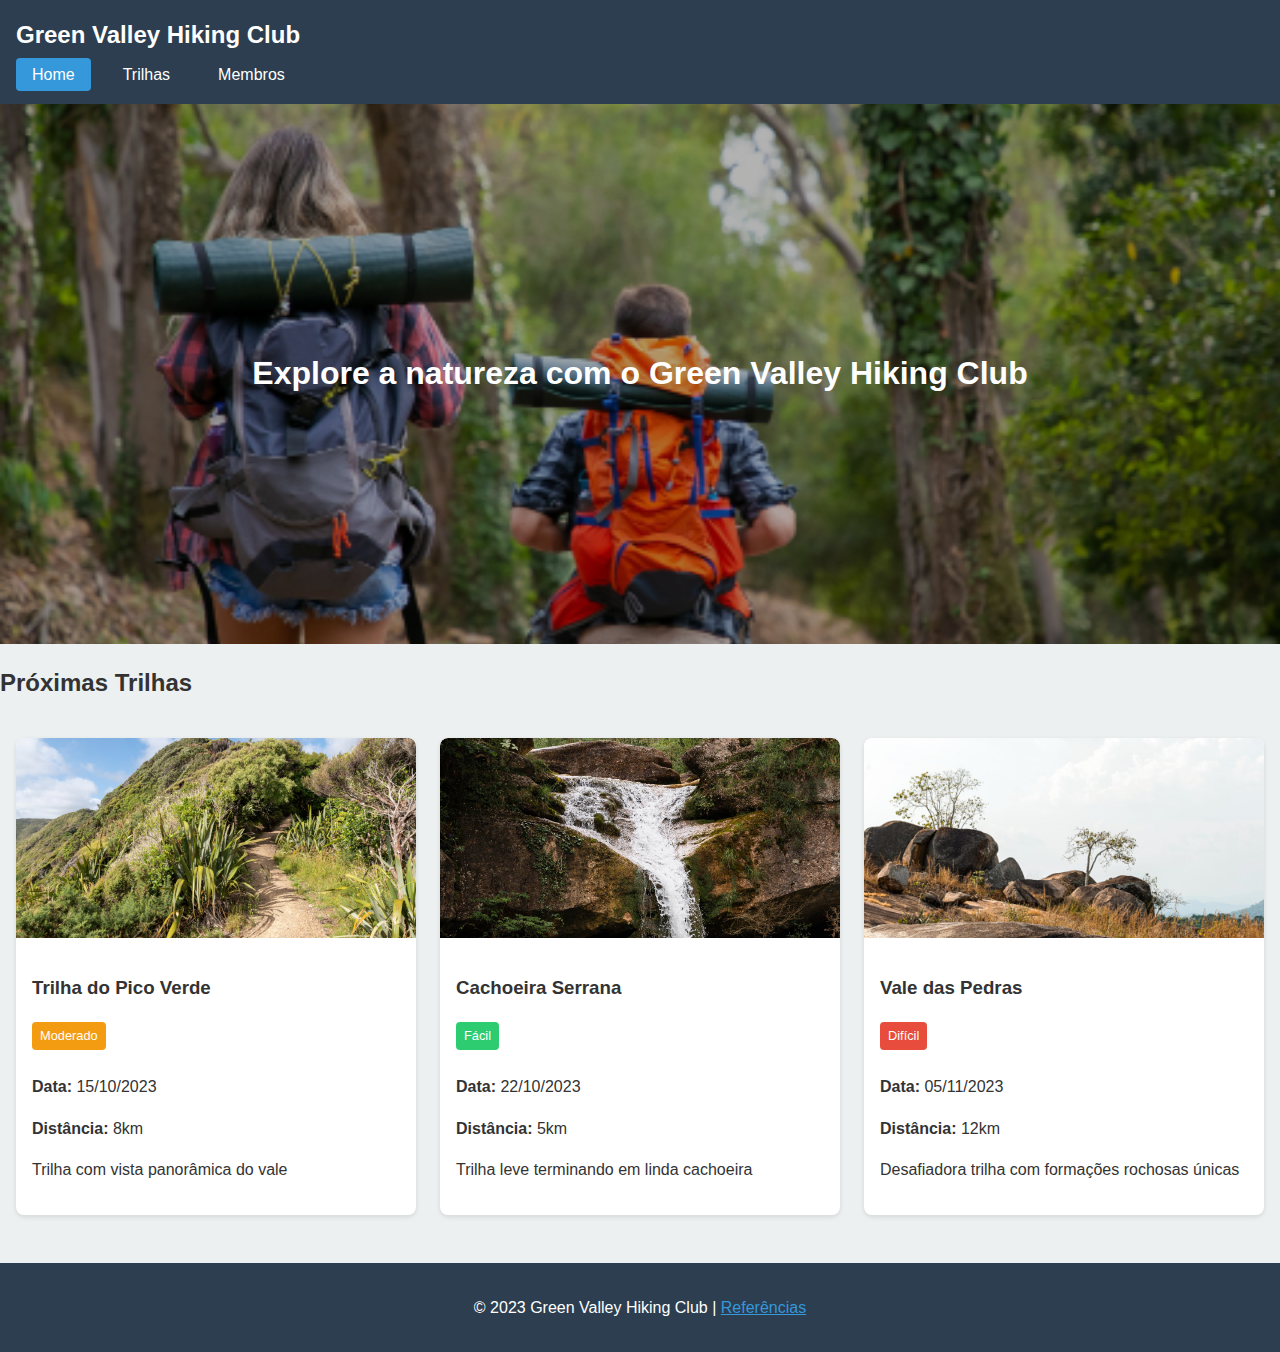
<file: index.html>
<!DOCTYPE html>
<html lang="pt-BR">
<head>
    <meta charset="UTF-8">
    <meta name="viewport" content="width=device-width, initial-scale=1.0">
    <meta name="description" content="Green Valley Hiking Club - Explore trilhas sustentáveis">
    <title>Green Valley Hiking Club | Home</title>
    <link rel="stylesheet" href="styles/styles.css">
</head>
<body>
    <header>
        <nav>
            <div class="logo">Green Valley Hiking Club</div>
            <ul class="nav-links">
                <li><a href="index.html" class="active">Home</a></li>
                <li><a href="trails.html">Trilhas</a></li>
                <li><a href="membership.html">Membros</a></li>
            </ul>
            <div class="burger-menu">☰</div>
        </nav>
    </header>

    <main>
        <section class="hero">
            <img src="images/hiking-trail.jpg" alt="Trilha na natureza" loading="lazy">
            <h1>Explore a natureza com o Green Valley Hiking Club</h1>
        </section>

        <section class="upcoming-hikes">
            <h2>Próximas Trilhas</h2>
            <div class="hike-cards" id="hikeCards">
                <!-- Preenchido via JavaScript -->
            </div>
        </section>
    </main>

    <footer>
        <p>&copy; 2023 Green Valley Hiking Club | <a href="references.html">Referências</a></p>
    </footer>

    <script src="scripts/main.js" defer></script>
</body>
</html>
</file>
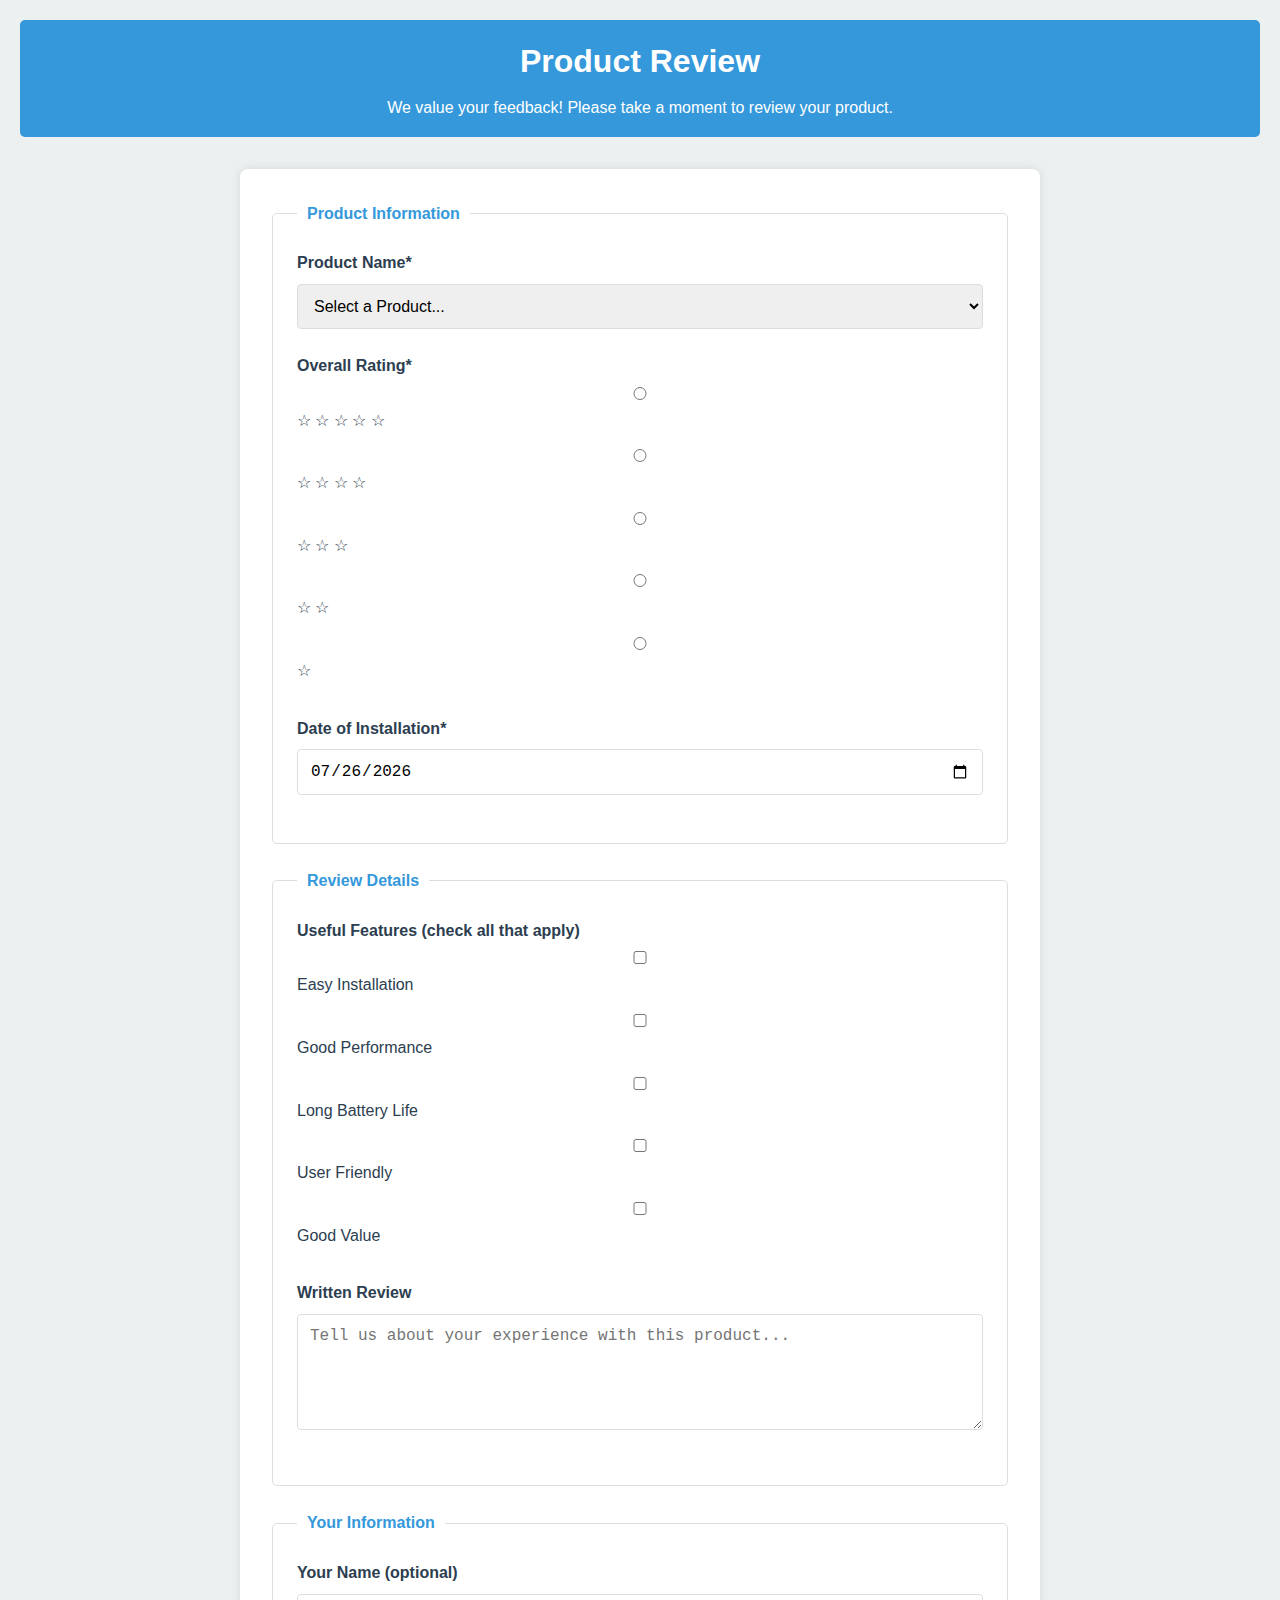
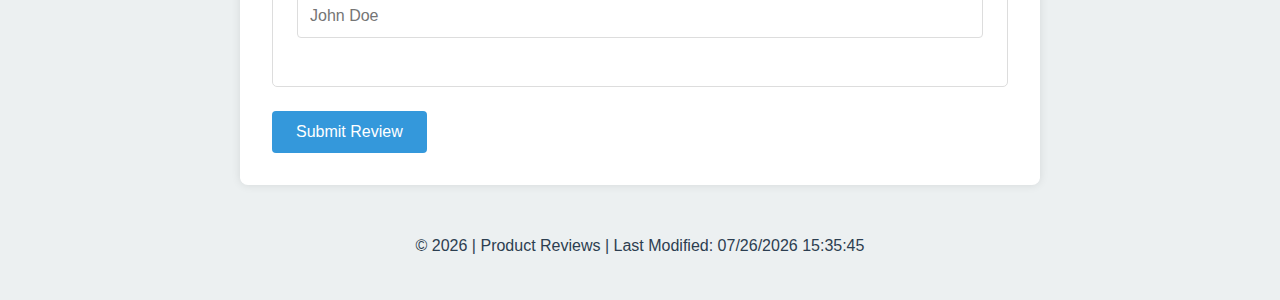
<file: form.html>
<!DOCTYPE html>
<html lang="en">
<head>
    <meta charset="UTF-8">
    <meta name="viewport" content="width=device-width, initial-scale=1.0">
    <title>Product Review Form</title>
    <link rel="stylesheet" href="styles/forms.css">
</head>
<body>
    <header>
        <h1>Product Review</h1>
        <p>We value your feedback! Please take a moment to review your product.</p>
    </header>

    <main>
        <form id="reviewForm" method="get" action="review.html">
            <fieldset>
                <legend>Product Information</legend>
                
                <div class="form-group">
                    <label for="productName">Product Name*</label>
                    <select id="productName" name="productName" required>
                        <option value="" disabled selected>Select a Product...</option>
                       
                    </select>
                </div>
                
                <div class="form-group">
                    <label>Overall Rating*</label>
                    <div class="rating-container">
                        <input type="radio" id="rating5" name="rating" value="5" required>
                        <label for="rating5">☆ ☆ ☆ ☆ ☆</label>
                        
                        <input type="radio" id="rating4" name="rating" value="4">
                        <label for="rating4">☆ ☆ ☆ ☆</label>
                        
                        <input type="radio" id="rating3" name="rating" value="3">
                        <label for="rating3">☆ ☆ ☆</label>
                        
                        <input type="radio" id="rating2" name="rating" value="2">
                        <label for="rating2">☆ ☆</label>
                        
                        <input type="radio" id="rating1" name="rating" value="1">
                        <label for="rating1">☆</label>
                    </div>
                </div>
                
                <div class="form-group">
                    <label for="installDate">Date of Installation*</label>
                    <input type="date" id="installDate" name="installDate" required>
                </div>
            </fieldset>

            <fieldset>
                <legend>Review Details</legend>
                
                <div class="form-group">
                    <label>Useful Features (check all that apply)</label>
                    <div class="checkbox-group">
                        <input type="checkbox" id="feature1" name="features" value="Easy Installation">
                        <label for="feature1">Easy Installation</label>
                        
                        <input type="checkbox" id="feature2" name="features" value="Good Performance">
                        <label for="feature2">Good Performance</label>
                        
                        <input type="checkbox" id="feature3" name="features" value="Long Battery Life">
                        <label for="feature3">Long Battery Life</label>
                        
                        <input type="checkbox" id="feature4" name="features" value="User Friendly">
                        <label for="feature4">User Friendly</label>
                        
                        <input type="checkbox" id="feature5" name="features" value="Good Value">
                        <label for="feature5">Good Value</label>
                    </div>
                </div>
                
                <div class="form-group">
                    <label for="writtenReview">Written Review</label>
                    <textarea id="writtenReview" name="writtenReview" rows="5" placeholder="Tell us about your experience with this product..."></textarea>
                </div>
            </fieldset>

            <fieldset>
                <legend>Your Information</legend>
                <div class="form-group">
                    <label for="userName">Your Name (optional)</label>
                    <input type="text" id="userName" name="userName" placeholder="John Doe">
                </div>
            </fieldset>

            <div class="form-actions">
                <input type="submit" value="Submit Review">
            </div>
        </form>
    </main>

    <footer>
        <p>&copy; <span id="currentYear"></span> | Product Reviews | Last Modified: <span id="lastModified"></span></p>
    </footer>

    <script src="scripts/forms.js"></script>
    <script>
        // Common footer content
        document.getElementById('currentYear').textContent = new Date().getFullYear();
        document.getElementById('lastModified').textContent = document.lastModified;
    </script>
</body>
</html>
</file>
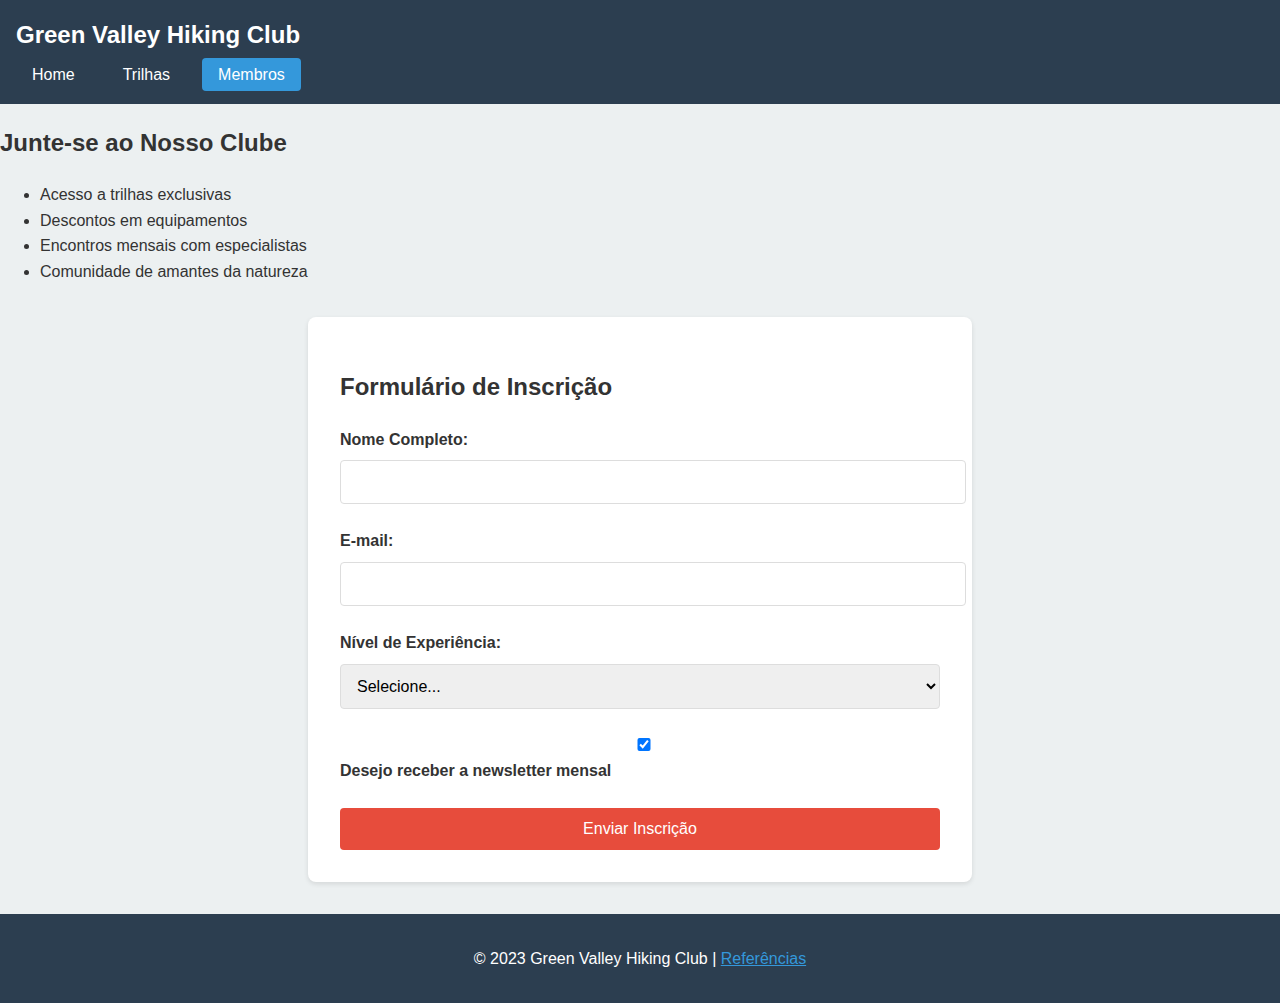
<file: membership.html>
<!DOCTYPE html>
<html lang="pt-BR">
<head>
    <meta charset="UTF-8">
    <meta name="viewport" content="width=device-width, initial-scale=1.0">
    <title>Green Valley Hiking Club | Membros</title>
    <link rel="stylesheet" href="styles/styles.css">
</head>
<body>
    <header>
        <nav>
            <div class="logo">Green Valley Hiking Club</div>
            <ul class="nav-links">
                <li><a href="index.html">Home</a></li>
                <li><a href="trails.html">Trilhas</a></li>
                <li><a href="membership.html" class="active">Membros</a></li>
            </ul>
            <div class="burger-menu">☰</div>
        </nav>
    </header>

    <main>
        <section class="membership-benefits">
            <h2>Junte-se ao Nosso Clube</h2>
            <ul>
                <li>Acesso a trilhas exclusivas</li>
                <li>Descontos em equipamentos</li>
                <li>Encontros mensais com especialistas</li>
                <li>Comunidade de amantes da natureza</li>
            </ul>
        </section>

        <section class="membership-form">
            <h2>Formulário de Inscrição</h2>
            <form id="membershipForm">
                <div class="form-group">
                    <label for="name">Nome Completo:</label>
                    <input type="text" id="name" name="name" required>
                </div>
                
                <div class="form-group">
                    <label for="email">E-mail:</label>
                    <input type="email" id="email" name="email" required>
                </div>
                
                <div class="form-group">
                    <label for="level">Nível de Experiência:</label>
                    <select id="level" name="level" required>
                        <option value="">Selecione...</option>
                        <option value="beginner">Iniciante</option>
                        <option value="intermediate">Intermediário</option>
                        <option value="advanced">Avançado</option>
                    </select>
                </div>
                
                <div class="form-group">
                    <label>
                        <input type="checkbox" name="newsletter" checked>
                        Desejo receber a newsletter mensal
                    </label>
                </div>
                
                <button type="submit">Enviar Inscrição</button>
            </form>
            
            <div id="confirmationMessage" class="hidden">
                <p>Obrigado por se inscrever! Um e-mail de confirmação foi enviado.</p>
            </div>
        </section>
    </main>

    <footer>
        <p>&copy; 2023 Green Valley Hiking Club | <a href="references.html">Referências</a></p>
    </footer>

    <script src="scripts/main.js" defer></script>
</body>
</html>
</file>
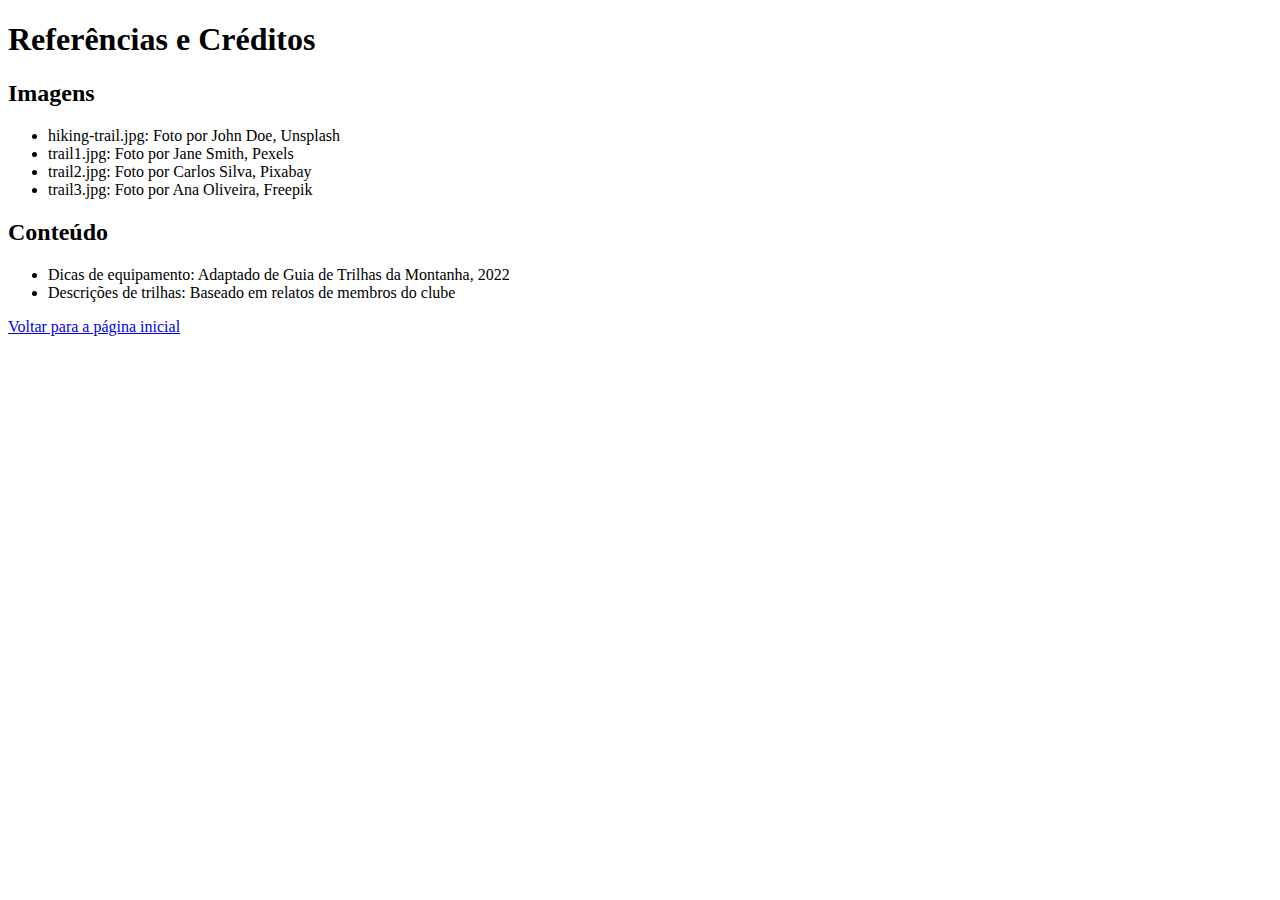
<file: references.html>
<!DOCTYPE html>
<html lang="pt-BR">
<head>
    <meta charset="UTF-8">
    <title>Referências - Green Valley Hiking Club</title>
</head>
<body>
    <h1>Referências e Créditos</h1>
    
    <h2>Imagens</h2>
    <ul>
        <li>hiking-trail.jpg: Foto por John Doe, Unsplash</li>
        <li>trail1.jpg: Foto por Jane Smith, Pexels</li>
        <li>trail2.jpg: Foto por Carlos Silva, Pixabay</li>
        <li>trail3.jpg: Foto por Ana Oliveira, Freepik</li>
    </ul>
    
    <h2>Conteúdo</h2>
    <ul>
        <li>Dicas de equipamento: Adaptado de Guia de Trilhas da Montanha, 2022</li>
        <li>Descrições de trilhas: Baseado em relatos de membros do clube</li>
    </ul>
    
    <p><a href="index.html">Voltar para a página inicial</a></p>
</body>
</html>
</file>
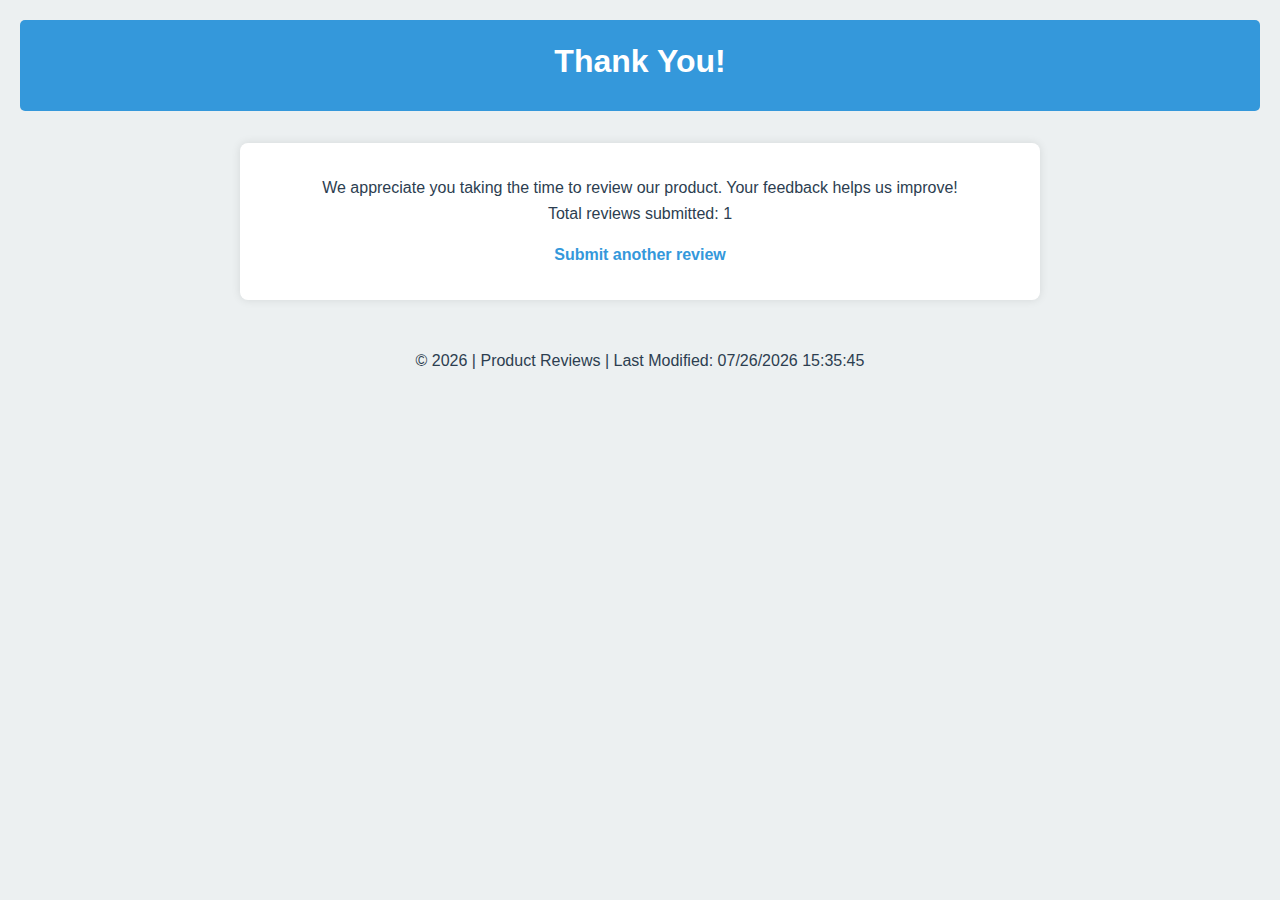
<file: review.html>
<!DOCTYPE html>
<html lang="en">
<head>
    <meta charset="UTF-8">
    <meta name="viewport" content="width=device-width, initial-scale=1.0">
    <title>Thank You for Your Review</title>
    <link rel="stylesheet" href="styles/forms.css">
</head>
<body>
    <header>
        <h1>Thank You!</h1>
    </header>

    <main>
        <div class="confirmation">
            <p>We appreciate you taking the time to review our product. Your feedback helps us improve!</p>
            <p>Total reviews submitted: <span id="reviewCounter">0</span></p>
            <a href="form.html">Submit another review</a>
        </div>
    </main>

    <footer>
        <p>&copy; <span id="currentYear"></span> | Product Reviews | Last Modified: <span id="lastModified"></span></p>
    </footer>

    <script src="scripts/review.js"></script>
    <script>
        // Common footer content
        document.getElementById('currentYear').textContent = new Date().getFullYear();
        document.getElementById('lastModified').textContent = document.lastModified;
    </script>
</body>
</html>
</file>
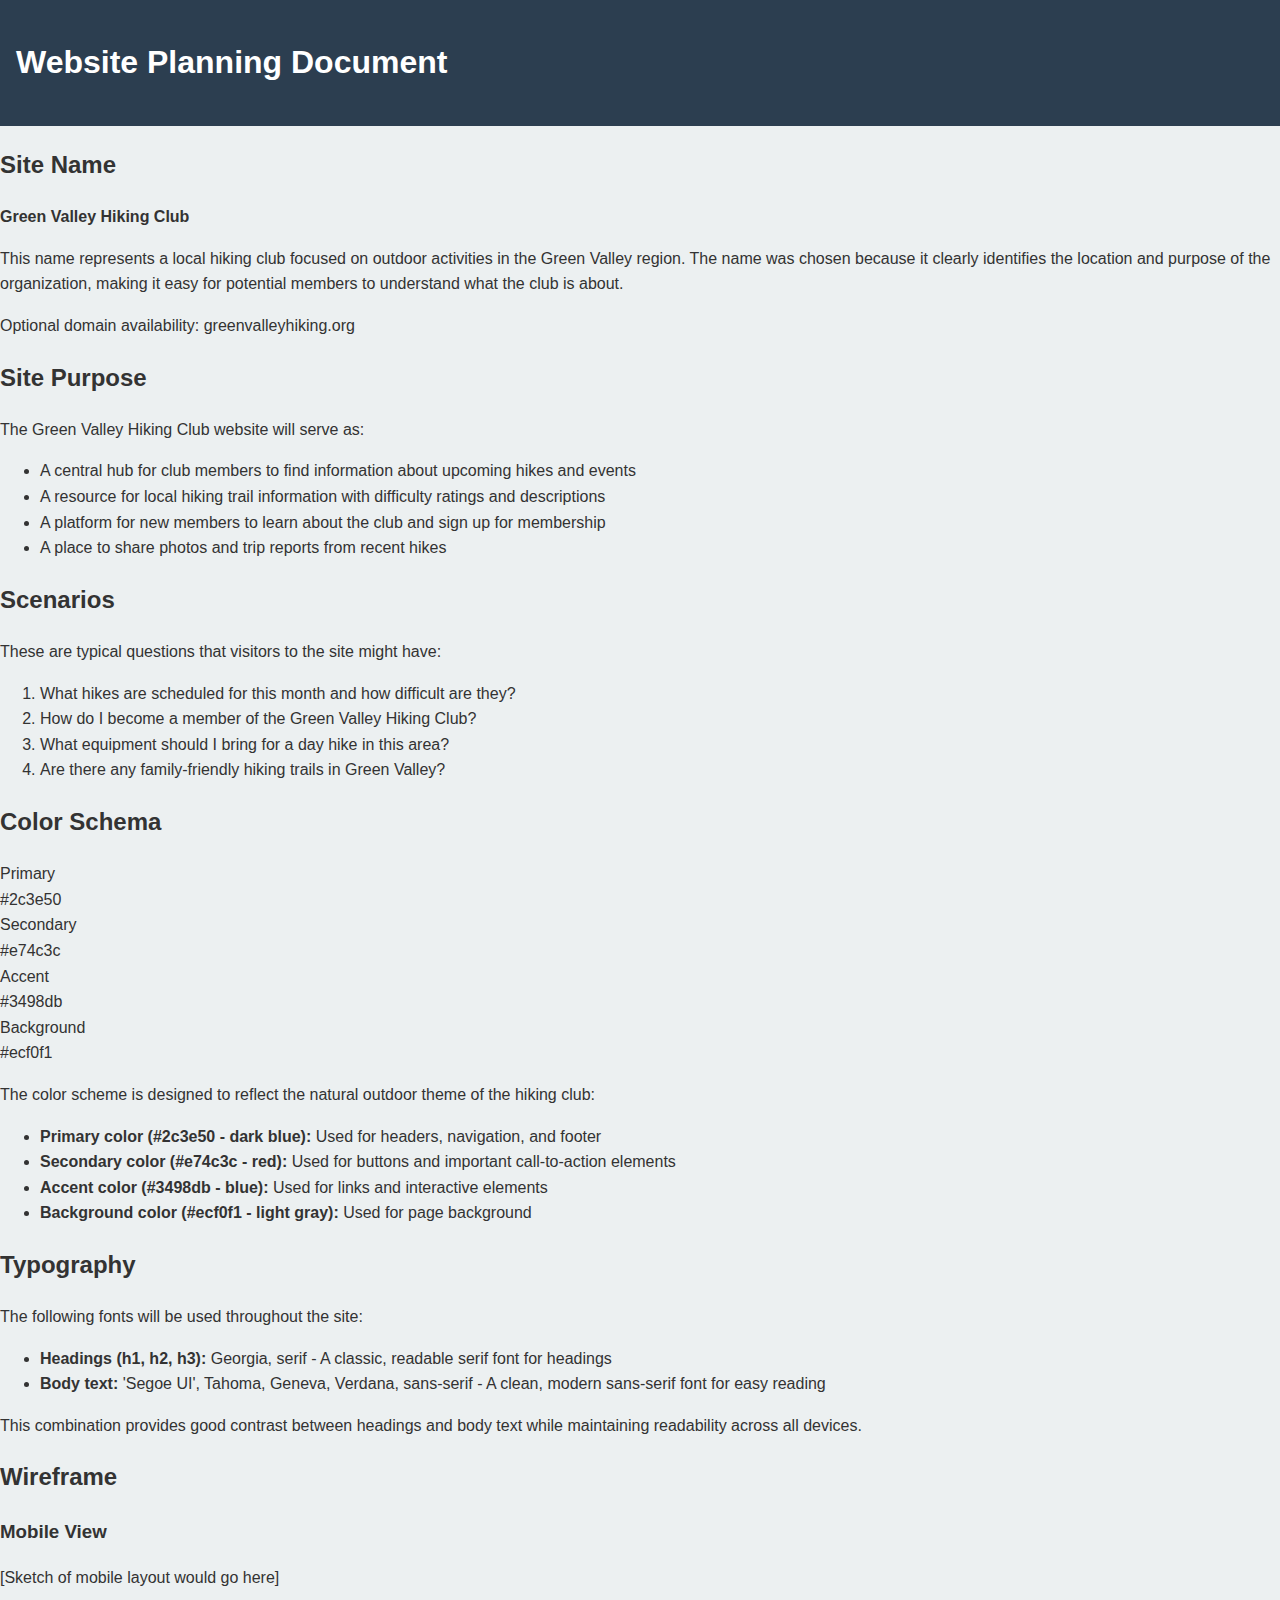
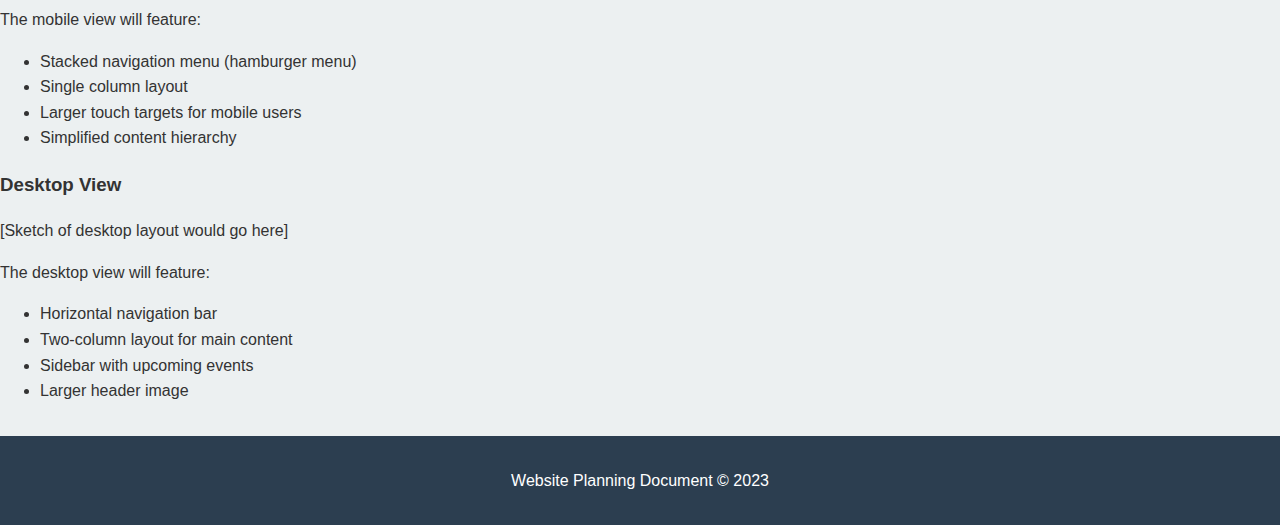
<file: siteplan.html>
<!DOCTYPE html>
<html lang="en">
<head>
    <meta charset="UTF-8">
    <meta name="viewport" content="width=device-width, initial-scale=1.0">
    <title>Website Planning Document</title>
    <link rel="stylesheet" href="styles/styles.css">
</head>
<body>
    <header>
        <h1>Website Planning Document</h1>
    </header>
    
    <section id="site-name">
        <h2>Site Name</h2>
        <p><strong>Green Valley Hiking Club</strong></p>
        <p>This name represents a local hiking club focused on outdoor activities in the Green Valley region. The name was chosen because it clearly identifies the location and purpose of the organization, making it easy for potential members to understand what the club is about.</p>
        <p>Optional domain availability: greenvalleyhiking.org</p>
    </section>
    
    <section id="site-purpose">
        <h2>Site Purpose</h2>
        <p>The Green Valley Hiking Club website will serve as:</p>
        <ul>
            <li>A central hub for club members to find information about upcoming hikes and events</li>
            <li>A resource for local hiking trail information with difficulty ratings and descriptions</li>
            <li>A platform for new members to learn about the club and sign up for membership</li>
            <li>A place to share photos and trip reports from recent hikes</li>
        </ul>
    </section>
    
    <section id="scenarios">
        <h2>Scenarios</h2>
        <p>These are typical questions that visitors to the site might have:</p>
        <ol>
            <li>What hikes are scheduled for this month and how difficult are they?</li>
            <li>How do I become a member of the Green Valley Hiking Club?</li>
            <li>What equipment should I bring for a day hike in this area?</li>
            <li>Are there any family-friendly hiking trails in Green Valley?</li>
        </ol>
    </section>
    
    <section id="color-schema">
        <h2>Color Schema</h2>
        <div class="color-schema">
            <div class="color-box primary">Primary<br>#2c3e50</div>
            <div class="color-box secondary">Secondary<br>#e74c3c</div>
            <div class="color-box accent">Accent<br>#3498db</div>
            <div class="color-box background">Background<br>#ecf0f1</div>
        </div>
        <p>The color scheme is designed to reflect the natural outdoor theme of the hiking club:</p>
        <ul>
            <li><strong>Primary color (#2c3e50 - dark blue):</strong> Used for headers, navigation, and footer</li>
            <li><strong>Secondary color (#e74c3c - red):</strong> Used for buttons and important call-to-action elements</li>
            <li><strong>Accent color (#3498db - blue):</strong> Used for links and interactive elements</li>
            <li><strong>Background color (#ecf0f1 - light gray):</strong> Used for page background</li>
        </ul>
    </section>
    
    <section id="typography">
        <h2>Typography</h2>
        <p>The following fonts will be used throughout the site:</p>
        <ul>
            <li><strong>Headings (h1, h2, h3):</strong> Georgia, serif - A classic, readable serif font for headings</li>
            <li><strong>Body text:</strong> 'Segoe UI', Tahoma, Geneva, Verdana, sans-serif - A clean, modern sans-serif font for easy reading</li>
        </ul>
        <p>This combination provides good contrast between headings and body text while maintaining readability across all devices.</p>
    </section>
    
    <section id="wireframe">
        <h2>Wireframe</h2>
        <div class="wireframe-grid">
            <div class="wireframe">
                <h3>Mobile View</h3>
                <p>[Sketch of mobile layout would go here]</p>
                <p>The mobile view will feature:</p>
                <ul>
                    <li>Stacked navigation menu (hamburger menu)</li>
                    <li>Single column layout</li>
                    <li>Larger touch targets for mobile users</li>
                    <li>Simplified content hierarchy</li>
                </ul>
            </div>
            <div class="wireframe">
                <h3>Desktop View</h3>
                <p>[Sketch of desktop layout would go here]</p>
                <p>The desktop view will feature:</p>
                <ul>
                    <li>Horizontal navigation bar</li>
                    <li>Two-column layout for main content</li>
                    <li>Sidebar with upcoming events</li>
                    <li>Larger header image</li>
                </ul>
            </div>
        </div>
    </section>
    
    <footer>
        <p>Website Planning Document &copy; 2023</p>
    </footer>
</body>
</html>
</file>
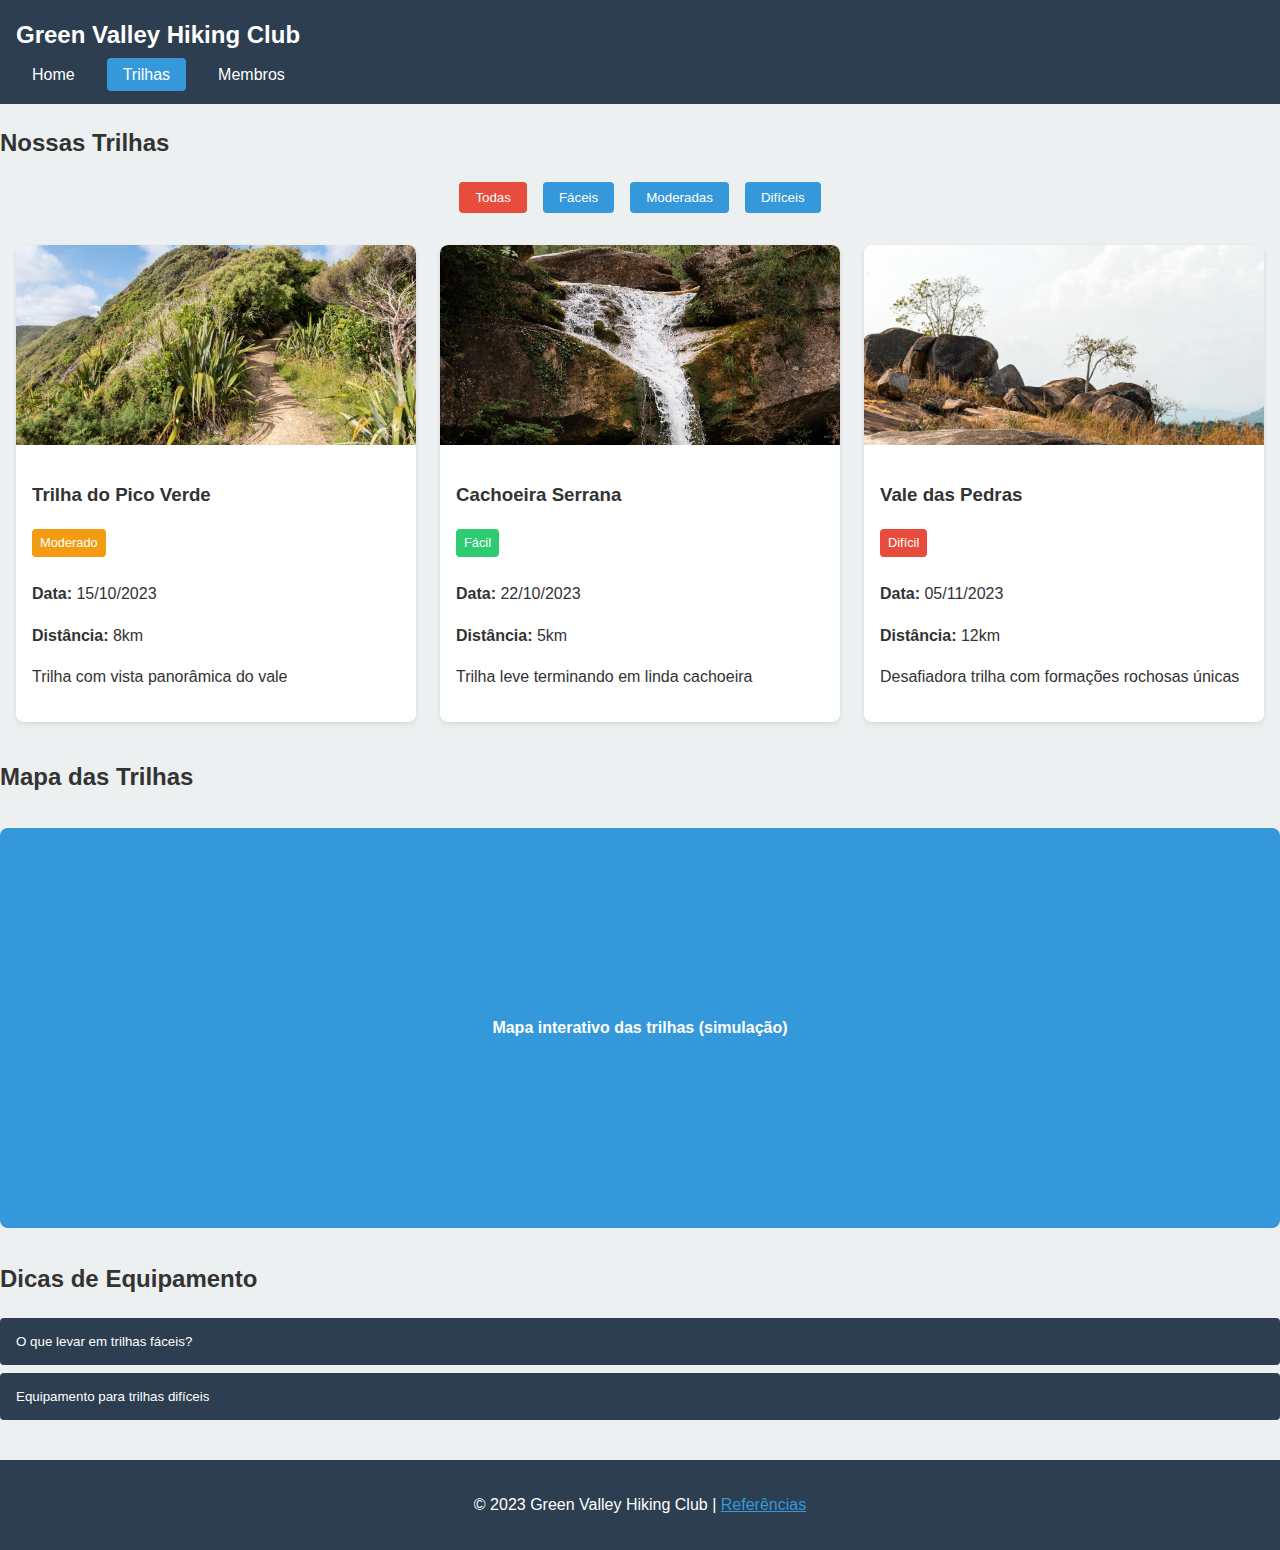
<file: trails.html>
<!DOCTYPE html>
<html lang="pt-BR">
<head>
    <meta charset="UTF-8">
    <meta name="viewport" content="width=device-width, initial-scale=1.0">
    <title>Green Valley Hiking Club | Trilhas</title>
    <link rel="stylesheet" href="styles/styles.css">
</head>
<body>
    <header>
        <nav>
            <div class="logo">Green Valley Hiking Club</div>
            <ul class="nav-links">
                <li><a href="index.html">Home</a></li>
                <li><a href="trails.html" class="active">Trilhas</a></li>
                <li><a href="membership.html">Membros</a></li>
            </ul>
            <div class="burger-menu">☰</div>
        </nav>
    </header>

    <main>
        <section class="trail-filter">
            <h2>Nossas Trilhas</h2>
            <div class="filter-options">
                <button class="filter-btn active" data-difficulty="all">Todas</button>
                <button class="filter-btn" data-difficulty="easy">Fáceis</button>
                <button class="filter-btn" data-difficulty="moderate">Moderadas</button>
                <button class="filter-btn" data-difficulty="hard">Difíceis</button>
            </div>
        </section>

        <section class="trail-list" id="trailList">
            <!-- Preenchido via JavaScript -->
        </section>

        <section class="trail-map">
            <h2>Mapa das Trilhas</h2>
            <div class="map-container" id="trailMap">
                <!-- Mapa simulado via JavaScript -->
            </div>
        </section>

        <section class="equipment-tips">
            <h2>Dicas de Equipamento</h2>
            <div class="tips-accordion">
                <div class="tip-item">
                    <button class="tip-header">O que levar em trilhas fáceis?</button>
                    <div class="tip-content">
                        <p>Água, lanche leve, protetor solar e tênis confortável.</p>
                    </div>
                </div>
                <div class="tip-item">
                    <button class="tip-header">Equipamento para trilhas difíceis</button>
                    <div class="tip-content">
                        <p>Mochila com água extra, kit de primeiros socorros, bastões de caminhada e calçado adequado.</p>
                    </div>
                </div>
            </div>
        </section>
    </main>

    <footer>
        <p>&copy; 2023 Green Valley Hiking Club | <a href="references.html">Referências</a></p>
    </footer>

    <script src="scripts/main.js" defer></script>
</body>
</html>
</file>
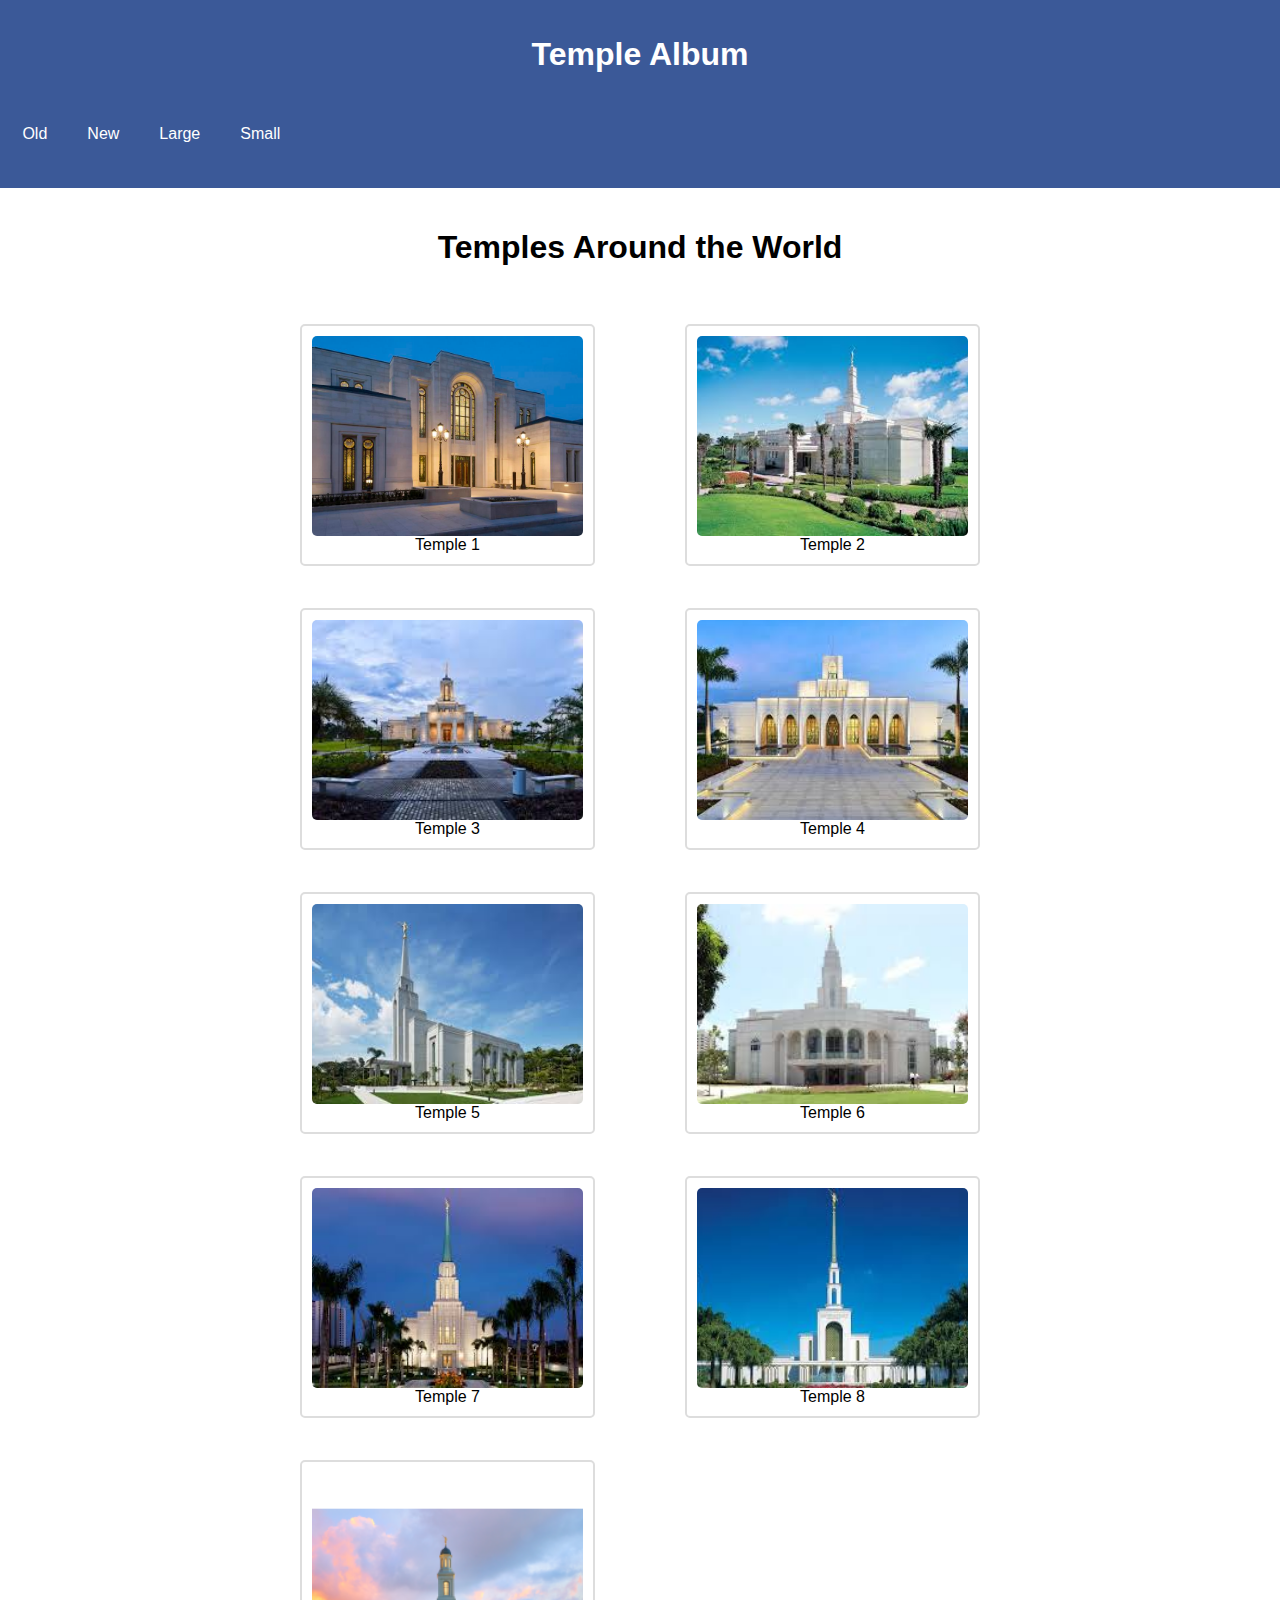
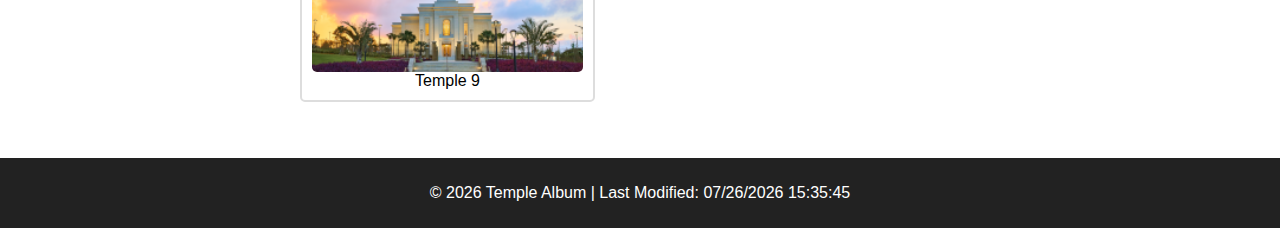
<file: week2/temples.html>
<!DOCTYPE html>
<html lang="en">
<head>
    <meta charset="UTF-8">
    <meta name="viewport" content="width=device-width, initial-scale=1.0">
    <title>Temple Album</title>
    <link rel="stylesheet" href="styles/temples.css">
    <link rel="stylesheet" href="styles/temples-large.css" media="(min-width: 768px)">
    <script defer src="scripts/temples.js"></script>
</head>
<body>
    <header>
        <h1>Temple Album</h1>
        <button id="menu-toggle" aria-label="Toggle Menu">☰</button>
        <nav id="menu">
            <a href="#">Home</a>
            <a href="#">Old</a>
            <a href="#">New</a>
            <a href="#">Large</a>
            <a href="#">Small</a>
        </nav>
    </header>

    <main>
        <h1>Temples Around the World</h1>
        <section class="gallery">
            <figure>
                <img src="images/Paris-Temple.jpg" alt="Temple 1">
                <figcaption>Temple 1</figcaption>
            </figure>
            <figure>
                <img src="images/poa sul.jpg" alt="Temple 2">
                <figcaption>Temple 2</figcaption>
            </figure>
            <figure>
                <img src="images/templo belem.jpg" alt="Temple 3">
                <figcaption>Temple 3</figcaption>
            </figure>
            <figure>
                <img src="images/templo brasilia.jpg" alt="Temple 4">
                <figcaption>Temple 4</figcaption>
            </figure>
            <figure>
                <img src="images/templo de manaus.jpg" alt="Temple 5">
                <figcaption>Temple 5</figcaption>
            </figure>
            <figure>
                <img src="images/templo recife.jpg" alt="Temple 6">
                <figcaption>Temple 6</figcaption>
            </figure>
            <figure>
                <img src="images/templo rj.jpg" alt="Temple 7">
                <figcaption>Temple 7</figcaption>
            </figure>
            <figure>
                <img src="images/templo sp.jpg" alt="Temple 8">
                <figcaption>Temple 8</figcaption>
            </figure>
            <figure>
                <img src="images/Templo-Fortaleza.png" alt="Temple 9">
                <figcaption>Temple 9</figcaption>
            </figure>
        </section>
    </main>

    <footer>
        <p>&copy; <span id="year"></span> Temple Album | Last Modified: <span id="lastModified"></span></p>
    </footer>
</body>
</html>
</file>
<file: styles/styles.css>
/* Estilos Gerais */
/* ===== HEADER STYLES ===== */
/* ===== MAIN CONTENT ===== */
:root {
    --primary: #2c3e50;
    --secondary: #e74c3c;
    --accent: #3498db;
    --background: #ecf0f1;
    --text: #333;
}

body {
    font-family: 'Segoe UI', Tahoma, Geneva, Verdana, sans-serif;
    background: var(--background);
    color: var(--text);
    margin: 0;
    line-height: 1.6;
}

/* Cabeçalho */
header {
    background: var(--primary);
    color: white;
    padding: 1rem;
    position: sticky;
    top: 0;
    z-index: 100;
}

.logo {
    font-weight: bold;
    font-size: 1.5rem;
    margin-bottom: 0.5rem;
}

.nav-links {
    display: flex;
    list-style: none;
    padding: 0;
    margin: 0;
    gap: 1rem;
}

.nav-links a {
    color: white;
    text-decoration: none;
    padding: 0.5rem 1rem;
    border-radius: 4px;
    transition: background-color 0.3s;
}

.nav-links a:hover, .nav-links a.active {
    background-color: var(--accent);
}

.burger-menu {
    display: none;
    cursor: pointer;
    font-size: 1.5rem;
}

/* Hero Section */
.hero {
    position: relative;
    height: 60vh;
    overflow: hidden;
}

.hero img {
    width: 100%;
    height: 100%;
    object-fit: cover;
    filter: brightness(0.7);
}

.hero h1 {
    position: absolute;
    top: 50%;
    left: 50%;
    transform: translate(-50%, -50%);
    color: white;
    text-align: center;
    width: 100%;
    margin: 0;
    padding: 0 1rem;
}

/* Cards de Trilhas */
.hike-cards, .trail-list {
    display: grid;
    grid-template-columns: repeat(auto-fill, minmax(300px, 1fr));
    gap: 1.5rem;
    padding: 1rem;
}

.card, .trail-card {
    background: white;
    border-radius: 8px;
    overflow: hidden;
    box-shadow: 0 2px 5px rgba(0,0,0,0.1);
    transition: transform 0.3s;
}

.card:hover, .trail-card:hover {
    transform: translateY(-5px);
}

.card img, .trail-card img {
    width: 100%;
    height: 200px;
    object-fit: cover;
    display: block;
    border-top-left-radius: 8px;
    border-top-right-radius: 8px;
    background-color: #f5f5f5;
}

.trail-info {
    padding: 1rem;
}

.difficulty {
    display: inline-block;
    padding: 0.25rem 0.5rem;
    border-radius: 4px;
    font-size: 0.8rem;
    margin-bottom: 0.5rem;
    color: white;
}

.difficulty.easy {
    background: #2ecc71;
}

.difficulty.moderate {
    background: #f39c12;
}

.difficulty.hard {
    background: #e74c3c;
}

/* Filtros */
.filter-options {
    display: flex;
    justify-content: center;
    gap: 1rem;
    flex-wrap: wrap;
    margin: 1rem 0;
}

.filter-btn {
    padding: 0.5rem 1rem;
    border: none;
    background: var(--accent);
    color: white;
    border-radius: 4px;
    cursor: pointer;
    transition: all 0.3s;
}

.filter-btn.active {
    background: var(--secondary);
}

/* Mapa */
.map-container {
    height: 400px;
    background: #ddd;
    margin: 2rem 0;
    display: flex;
    align-items: center;
    justify-content: center;
    border-radius: 8px;
    color: var(--primary);
    font-weight: bold;
}

/* Accordion */
.tip-header {
    width: 100%;
    padding: 1rem;
    text-align: left;
    background: var(--primary);
    color: white;
    border: none;
    cursor: pointer;
    margin-bottom: 0.5rem;
    border-radius: 4px;
}

.tip-content {
    padding: 0 1rem;
    max-height: 0;
    overflow: hidden;
    transition: max-height 0.3s ease-out;
}

.tip-item.active .tip-content {
    max-height: 200px;
    padding: 1rem;
}

/* Formulário */
.membership-form {
    max-width: 600px;
    margin: 2rem auto;
    padding: 2rem;
    background: white;
    border-radius: 8px;
    box-shadow: 0 2px 5px rgba(0,0,0,0.1);
}

.form-group {
    margin-bottom: 1.5rem;
}

.form-group label {
    display: block;
    margin-bottom: 0.5rem;
    font-weight: bold;
}

.form-group input,
.form-group select {
    width: 100%;
    padding: 0.75rem;
    border: 1px solid #ddd;
    border-radius: 4px;
    font-size: 1rem;
}

button[type="submit"] {
    background: var(--secondary);
    color: white;
    padding: 0.75rem 1.5rem;
    border: none;
    border-radius: 4px;
    cursor: pointer;
    font-size: 1rem;
    transition: background 0.3s;
    width: 100%;
}

button[type="submit"]:hover {
    background: #c0392b;
}

.hidden {
    display: none;
}

/* Rodapé */
footer {
    background: var(--primary);
    color: white;
    text-align: center;
    padding: 1rem;
    margin-top: 2rem;
}

footer a {
    color: var(--accent);
}

/* Responsividade */
@media (max-width: 768px) {
    .nav-links {
        display: none;
        flex-direction: column;
        position: absolute;
        top: 100%;
        left: 0;
        right: 0;
        background: var(--primary);
        padding: 1rem;
    }

    .nav-links.active {
        display: flex;
    }

    .burger-menu {
        display: block;
    }

    .hero h1 {
        font-size: 1.5rem;
    }

    .hike-cards, .trail-list {
        grid-template-columns: 1fr;
    }
}
</file>
<file: styles/forms.css>
:root {
    --primary-color: #3498db;
    --secondary-color: #2980b9;
    --accent-color: #e74c3c;
    --light-color: #ecf0f1;
    --dark-color: #2c3e50;
    --success-color: #2ecc71;
    --warning-color: #f39c12;
    --error-color: #e74c3c;
}

* {
    box-sizing: border-box;
    margin: 0;
    padding: 0;
}

body {
    font-family: 'Segoe UI', Tahoma, Geneva, Verdana, sans-serif;
    line-height: 1.6;
    color: var(--dark-color);
    background-color: var(--light-color);
    padding: 20px;
}

header {
    text-align: center;
    margin-bottom: 2rem;
    padding: 1rem;
    background-color: var(--primary-color);
    color: white;
    border-radius: 5px;
}

h1 {
    margin-bottom: 0.5rem;
}

form {
    max-width: 800px;
    margin: 0 auto;
    background: white;
    padding: 2rem;
    border-radius: 8px;
    box-shadow: 0 0 10px rgba(0, 0, 0, 0.1);
}

fieldset {
    border: 1px solid #ddd;
    border-radius: 5px;
    padding: 1.5rem;
    margin-bottom: 1.5rem;
}

legend {
    padding: 0 10px;
    font-weight: bold;
    color: var(--primary-color);
}

.form-group {
    margin-bottom: 1.5rem;
}

label {
    display: block;
    margin-bottom: 0.5rem;
    font-weight: 600;
}

input[type="text"],
input[type="date"],
select,
textarea {
    width: 100%;
    padding: 0.75rem;
    border: 1px solid #ddd;
    border-radius: 4px;
    font-size: 1rem;
}

textarea {
    resize: vertical;
    min-height: 100px;
}

.rating-container {
    display: flex;
    flex-direction: column;
    gap: 0.5rem;
}

.rating-container label {
    display: flex;
    align-items: center;
    gap: 0.5rem;
    font-weight: normal;
    cursor: pointer;
}

.checkbox-group {
    display: flex;
    flex-direction: column;
    gap: 0.5rem;
}

.checkbox-group label {
    display: flex;
    align-items: center;
    gap: 0.5rem;
    font-weight: normal;
    cursor: pointer;
}

input[type="checkbox"],
input[type="radio"] {
    width: auto;
}

input[type="submit"] {
    background-color: var(--primary-color);
    color: white;
    border: none;
    padding: 0.75rem 1.5rem;
    font-size: 1rem;
    border-radius: 4px;
    cursor: pointer;
    transition: background-color 0.3s;
}

input[type="submit"]:hover {
    background-color: var(--secondary-color);
}

.confirmation {
    max-width: 800px;
    margin: 0 auto;
    background: white;
    padding: 2rem;
    border-radius: 8px;
    box-shadow: 0 0 10px rgba(0, 0, 0, 0.1);
    text-align: center;
}

.confirmation a {
    display: inline-block;
    margin-top: 1rem;
    color: var(--primary-color);
    text-decoration: none;
    font-weight: bold;
}

.confirmation a:hover {
    text-decoration: underline;
}

footer {
    text-align: center;
    margin-top: 2rem;
    padding: 1rem;
    color: var(--dark-color);
}


@media (max-width: 600px) {
    body {
        padding: 10px;
    }
    
    form {
        padding: 1rem;
    }
    
    fieldset {
        padding: 1rem;
    }
}
</file>
<file: week2/styles/temples.css>
body {
    font-family: 'Roboto', sans-serif;
    margin: 0;
    padding: 0;
    text-align: center;
}

header {
    background-color: #3b5998;
    color: white;
    padding: 15px;
    position: relative;
}

#menu-toggle {
    background: none;
    border: none;
    color: white;
    font-size: 1.5rem;
    position: absolute;
    top: 15px;
    right: 15px;
    cursor: pointer;
}

nav {
    display: none;
    flex-direction: column;
    padding: 20px;
    background: #3b5998;
    position: absolute;
    top: 50px;
    right: 10px;
    width: 150px;
    border-radius: 5px;
}

nav a {
    color: white;
    text-decoration: none;
    padding: 10px;
    display: block;
}

nav a:hover {
    background: #2d4373;
}
main {
    max-width: 800px;
    margin: 0 auto;
    padding: 20px;
}


.gallery {
    display: grid;
    grid-template-columns: 1fr;
    gap: 10px;
    padding: 20px;
}

@media (min-width: 768px) {
    .gallery {
        grid-template-columns: repeat(auto-fit, minmax(250px, 1fr));
    }
}

figure {
    display: flex;
    flex-direction: column;
    align-items: center;
    justify-content: center;
    overflow: hidden;
    border: 2px solid #ddd;
    border-radius: 5px;
    padding: 10px;
}

img {
    width: 100%;
    height: 200px; /* Altura fixa */
    object-fit: cover; /* Recorta a imagem para preencher o espaço */
    border-radius: 5px;
}


footer {
    background: #222;
    color: white;
    padding: 10px;
}
</file>
<file: week2/styles/temples-large.css>
#menu-toggle {
    display: none;
}

nav {
    display: flex !important;
    justify-content: center;
    background: none;
    position: static;
    flex-direction: row;
}

nav a {
    padding: 10px 20px;
}

.gallery {
    grid-template-columns: repeat(auto-fit, minmax(250px, 1fr));
}
</file>
